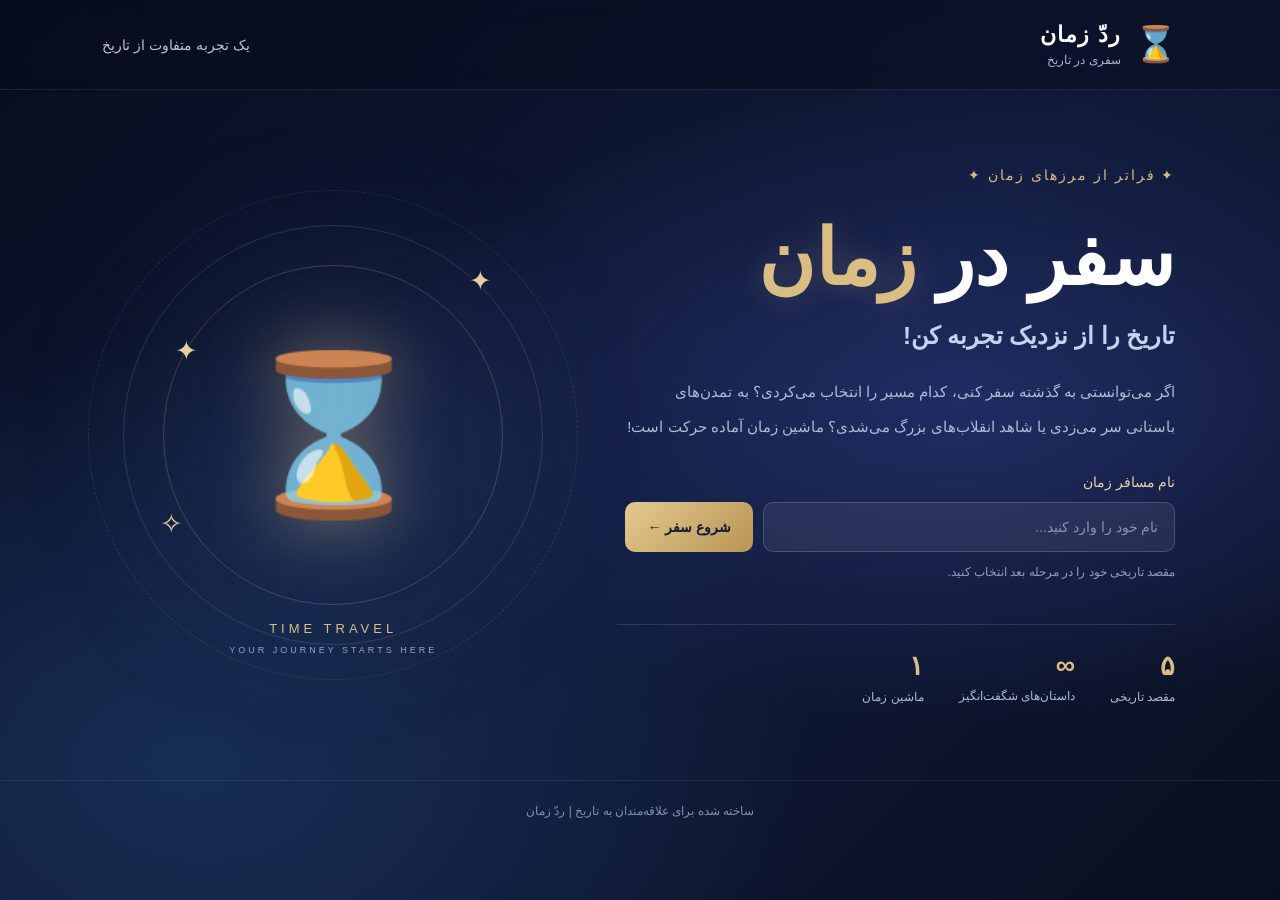
<file: index.html>
<!DOCTYPE html>
<html lang="fa" dir="rtl">
<head>
    <meta charset="UTF-8">
    <meta name="viewport" content="width=device-width, initial-scale=1.0">

    <title>ردّ زمان | سفر در تاریخ</title>

    <link rel="stylesheet" href="welcome.css">
    <script src="welcome.js" defer></script>
    
</head>

<body>

    <header class="welcome-header">
        <a href="welcome.html" class="brand">
            <span class="brand-icon">⌛</span>
            <span>
                <strong>ردّ زمان</strong>
                <small>سفری در تاریخ</small>
            </span>
        </a>

        <span class="header-text">یک تجربه متفاوت از تاریخ</span>
    </header>

    <main class="welcome-container">

        <section class="welcome-content">

            <span class="eyebrow">✦ فراتر از مرزهای زمان ✦</span>

            <h1>
                سفر در <span>زمان</span>
            </h1>

            <h2>
                تاریخ را از نزدیک تجربه کن!
            </h2>

            <p class="description">
                اگر می‌توانستی به گذشته سفر کنی، کدام مسیر را انتخاب می‌کردی؟
                به تمدن‌های باستانی سر می‌زدی یا شاهد انقلاب‌های بزرگ می‌شدی؟
                ماشین زمان آماده حرکت است!
            </p>

            <form id="welcomeForm" action="index/index.html.html" method="GET">

                <label for="visitorName">نام مسافر زمان</label>

                <div class="input-group">

                    <input
                        type="text"
                        id="visitorName"
                        name="visitorName"
                        placeholder="نام خود را وارد کنید..."
                        maxlength="30"
                        required
                    >

                    <button type="submit">
                        شروع سفر ←
                    </button>

                </div>

                <p id="message" aria-live="polite">
                    مقصد تاریخی خود را در مرحله بعد انتخاب کنید.
                </p>

            </form>

            <div class="features">
                <div>
                    <strong>۵</strong>
                    <span>مقصد تاریخی</span>
                </div>

                <div>
                    <strong>∞</strong>
                    <span>داستان‌های شگفت‌انگیز</span>
                </div>

                <div>
                    <strong>۱</strong>
                    <span>ماشین زمان</span>
                </div>
            </div>

        </section>

        <section class="time-visual">

            <div class="orbit orbit-one"></div>
            <div class="orbit orbit-two"></div>
            <div class="orbit orbit-three"></div>

            <div class="clock-glow"></div>

            <div class="hourglass">
                ⌛
            </div>

            <div class="time-label">
                <span>TIME TRAVEL</span>
                <small>YOUR JOURNEY STARTS HERE</small>
            </div>

            <div class="floating-star star-one">✦</div>
            <div class="floating-star star-two">✧</div>
            <div class="floating-star star-three">✦</div>

        </section>

    </main>

    <footer>
        ساخته شده برای علاقه‌مندان به تاریخ | ردّ زمان
    </footer>

</body>
</html>
</file>
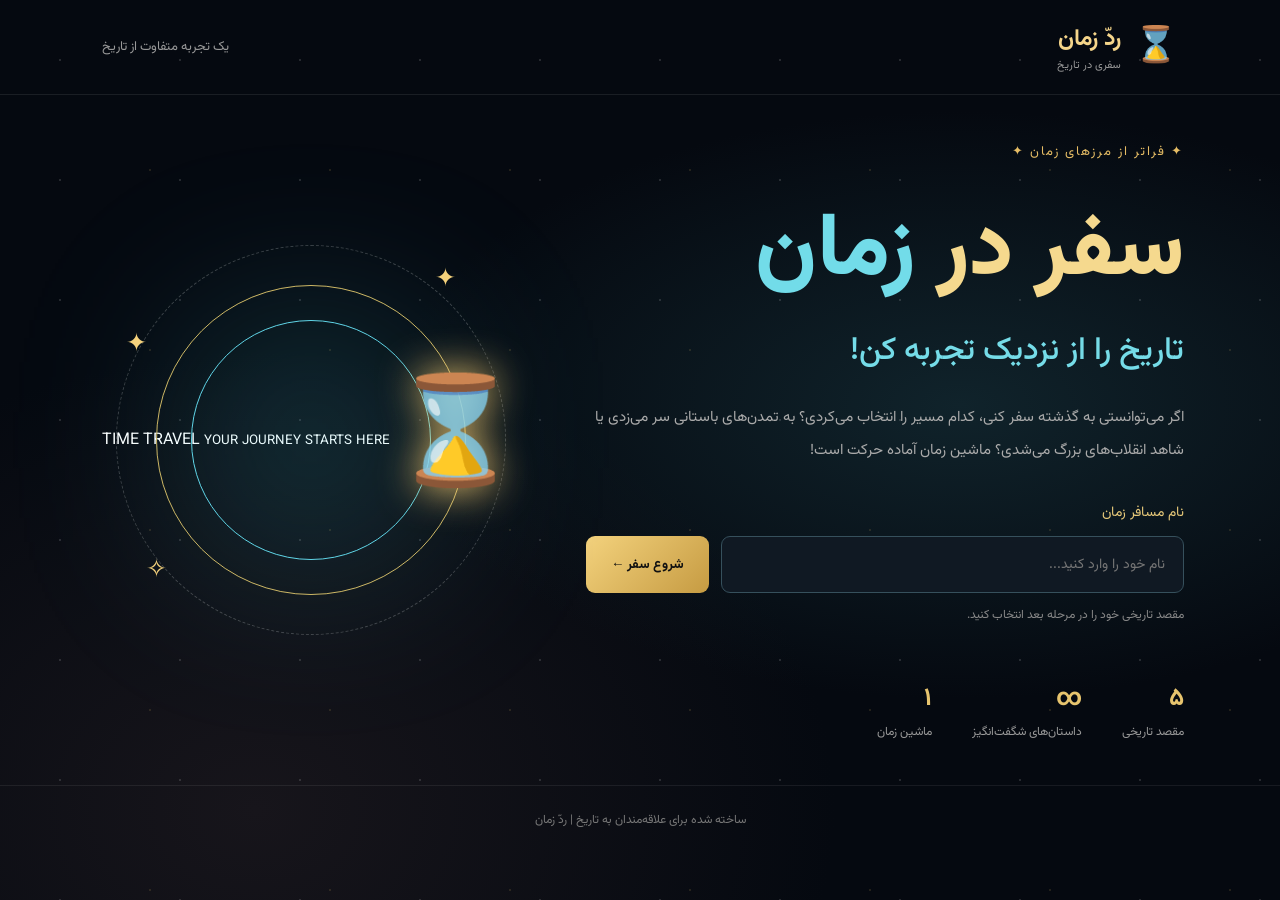
<file: aisha/aisha.html.html>
<!DOCTYPE html>
<html lang="fa" dir="rtl">
<head>
    <meta charset="UTF-8">
    <meta name="viewport" content="width=device-width, initial-scale=1.0">

    <title>ردّ زمان | سفر در تاریخ</title>

    <link rel="stylesheet" href="style.css">
    <script src="script.js" defer></script>
</head>

<body>

    <header class="welcome-header">
        <a href="aisha.html.html" class="brand">
            <span class="brand-icon">⌛</span>
            <span>
                <strong>ردّ زمان</strong>
                <small>سفری در تاریخ</small>
            </span>
        </a>

        <span class="header-text">یک تجربه متفاوت از تاریخ</span>
    </header>

    <main class="welcome-container">

        <section class="welcome-content">

            <span class="eyebrow">✦ فراتر از مرزهای زمان ✦</span>

            <h1>
                سفر در <span>زمان</span>
            </h1>

            <h2>
                تاریخ را از نزدیک تجربه کن!
            </h2>

            <p class="description">
                اگر می‌توانستی به گذشته سفر کنی، کدام مسیر را انتخاب می‌کردی؟
                به تمدن‌های باستانی سر می‌زدی یا شاهد انقلاب‌های بزرگ می‌شدی؟
                ماشین زمان آماده حرکت است!
            </p>

            <form id="welcomeForm" action="../index/index.html.html" method="GET">

                <label for="visitorName">نام مسافر زمان</label>

                <div class="input-group">

                    <input
                        type="text"
                        id="visitorName"
                        name="visitorName"
                        placeholder="نام خود را وارد کنید..."
                        maxlength="30"
                        required
                    >

                    <button type="submit">
                        شروع سفر ←
                    </button>

                </div>

                <p id="message" aria-live="polite">
                    مقصد تاریخی خود را در مرحله بعد انتخاب کنید.
                </p>

            </form>

            <div class="features">
                <div>
                    <strong>۵</strong>
                    <span>مقصد تاریخی</span>
                </div>

                <div>
                    <strong>∞</strong>
                    <span>داستان‌های شگفت‌انگیز</span>
                </div>

                <div>
                    <strong>۱</strong>
                    <span>ماشین زمان</span>
                </div>
            </div>

        </section>

        <section class="time-visual">

            <div class="orbit orbit-one"></div>
            <div class="orbit orbit-two"></div>
            <div class="orbit orbit-three"></div>

            <div class="clock-glow"></div>

            <div class="hourglass">
                ⌛
            </div>

            <div class="time-label">
                <span>TIME TRAVEL</span>
                <small>YOUR JOURNEY STARTS HERE</small>
            </div>

            <div class="floating-star star-one">✦</div>
            <div class="floating-star star-two">✧</div>
            <div class="floating-star star-three">✦</div>

        </section>

    </main>

    <footer>
        ساخته شده برای علاقه‌مندان به تاریخ | ردّ زمان
    </footer>

</body>
</html>
</file>
<file: welcome.css>
/* Welcome page — Time Travel */

* {
    margin: 0;
    padding: 0;
    box-sizing: border-box;
}

html {
    scroll-behavior: smooth;
}

body {
    min-height: 100vh;
    font-family: Tahoma, Arial, sans-serif;
    direction: rtl;
    color: #f4f5ff;
    background:
        radial-gradient(ellipse at 75% 45%, #202c63 0%, transparent 45%),
        radial-gradient(ellipse at 15% 85%, #172d54 0%, transparent 40%),
        linear-gradient(135deg, #080e20, #101a38 55%, #090f20);
    overflow-x: hidden;
}

/* Header */

.welcome-header {
    width: 100%;
    min-height: 90px;
    padding: 20px 8%;
    display: flex;
    align-items: center;
    justify-content: space-between;
    border-bottom: 1px solid rgba(255,255,255,.09);
    background: rgba(8, 14, 32, .55);
    backdrop-filter: blur(12px);
}

.brand {
    display: flex;
    align-items: center;
    gap: 13px;
    text-decoration: none;
    color: #fff;
}

.brand-icon {
    font-size: 35px;
    color: #d4b77b;
}

.brand strong {
    display: block;
    font-size: 22px;
    letter-spacing: 1px;
}

.brand small {
    display: block;
    margin-top: 5px;
    color: #aab6d2;
    font-size: 12px;
}

.header-text {
    color: #b9c5df;
    font-size: 14px;
}

/* Main layout */

.welcome-container {
    max-width: 1250px;
    min-height: 690px;
    margin: auto;
    padding: 65px 7%;
    display: grid;
    grid-template-columns: 1.1fr .9fr;
    align-items: center;
    gap: 55px;
}

.welcome-content {
    position: relative;
    z-index: 2;
}

.eyebrow {
    display: inline-block;
    margin-bottom: 22px;
    color: #d8bd82;
    font-size: 14px;
    letter-spacing: 2px;
}

.welcome-content h1 {
    font-size: clamp(48px, 6vw, 78px);
    font-weight: 800;
    line-height: 1.4;
    color: #fff;
}

.welcome-content h1 span {
    color: #d9bd82;
    text-shadow: 0 0 30px rgba(217,189,130,.25);
}

.welcome-content h2 {
    margin-top: 10px;
    font-size: 24px;
    color: #c5d1ed;
}

.description {
    max-width: 550px;
    margin: 25px 0 30px;
    color: #aebbd5;
    font-size: 15px;
    line-height: 2.3;
}

/* Welcome form */

#welcomeForm {
    max-width: 550px;
}

#welcomeForm label {
    display: block;
    margin-bottom: 12px;
    color: #e5d3a8;
    font-size: 14px;
}

.input-group {
    display: flex;
    gap: 10px;
    width: 100%;
}

.input-group input {
    flex: 1;
    min-width: 0;
    padding: 16px;
    border: 1px solid rgba(255,255,255,.16);
    border-radius: 10px;
    outline: none;
    background: rgba(255,255,255,.07);
    color: #fff;
    font-family: inherit;
    font-size: 14px;
    transition: .3s;
}

.input-group input::placeholder {
    color: #8996b3;
}

.input-group input:focus {
    border-color: #d9bd82;
    box-shadow: 0 0 15px rgba(217,189,130,.15);
}

.input-group button {
    padding: 15px 22px;
    border: none;
    border-radius: 10px;
    background: linear-gradient(135deg, #e3c98e, #b89555);
    color: #111a30;
    font-family: inherit;
    font-size: 14px;
    font-weight: bold;
    cursor: pointer;
    transition: .3s;
}

.input-group button:hover {
    transform: translateY(-3px);
    box-shadow: 0 8px 25px rgba(217,189,130,.25);
}

#message {
    margin-top: 13px;
    color: #8f9fbd;
    font-size: 12px;
}

/* Features */

.features {
    display: flex;
    flex-wrap: wrap;
    gap: 35px;
    margin-top: 45px;
    padding-top: 25px;
    border-top: 1px solid rgba(255,255,255,.12);
}

.features div {
    display: flex;
    flex-direction: column;
    gap: 8px;
}

.features strong {
    color: #d9bd82;
    font-size: 27px;
}

.features span {
    color: #aebbd5;
    font-size: 12px;
}

/* Time illustration */

.time-visual {
    position: relative;
    min-height: 450px;
    display: flex;
    align-items: center;
    justify-content: center;
}

.clock-glow {
    position: absolute;
    width: 260px;
    height: 260px;
    border-radius: 50%;
    background: #526cb5;
    filter: blur(100px);
    opacity: .3;
}

.orbit {
    position: absolute;
    width: 340px;
    height: 340px;
    border: 1px solid rgba(217,189,130,.25);
    border-radius: 50%;
}

.orbit-two {
    width: 420px;
    height: 420px;
    border-color: rgba(160,181,235,.18);
}

.orbit-three {
    width: 490px;
    height: 490px;
    border-style: dashed;
    border-color: rgba(255,255,255,.1);
}

.hourglass {
    position: relative;
    z-index: 1;
    font-size: 155px;
    filter: drop-shadow(0 0 35px rgba(217,189,130,.5));
    animation: float 4s ease-in-out infinite;
}

.time-label {
    position: absolute;
    bottom: 5px;
    display: flex;
    flex-direction: column;
    align-items: center;
    gap: 9px;
    color: #d9bd82;
    letter-spacing: 4px;
    font-size: 13px;
}

.time-label small {
    color: #94a4c5;
    font-size: 9px;
    letter-spacing: 3px;
}

.floating-star {
    position: absolute;
    color: #e4cf9f;
    font-size: 27px;
    animation: sparkle 3s ease-in-out infinite;
}

.star-one {
    top: 55px;
    right: 70px;
}

.star-two {
    bottom: 120px;
    left: 55px;
    animation-delay: 1s;
}

.star-three {
    top: 125px;
    left: 70px;
    animation-delay: 2s;
}

/* Footer */

footer {
    padding: 23px 15px;
    text-align: center;
    color: #8291af;
    font-size: 12px;
    border-top: 1px solid rgba(255,255,255,.08);
}

/* Animations */

@keyframes float {
    0%, 100% {
        transform: translateY(0);
    }
    50% {
        transform: translateY(-18px);
    }
}

@keyframes sparkle {
    0%, 100% {
        opacity: .4;
        transform: scale(.8);
    }
    50% {
        opacity: 1;
        transform: scale(1.2);
    }
}

/* Responsive */

@media (max-width: 850px) {
    .welcome-container {
        grid-template-columns: 1fr;
        padding: 55px 7%;
        gap: 20px;
    }

    .welcome-content {
        text-align: center;
    }

    .description,
    #welcomeForm {
        margin-left: auto;
        margin-right: auto;
    }

    .features {
        justify-content: center;
    }

    .time-visual {
        min-height: 390px;
        transform: scale(.85);
    }
}

@media (max-width: 500px) {
    .welcome-header {
        padding: 17px 5%;
    }

    .header-text {
        font-size: 11px;
    }

    .welcome-content h1 {
        font-size: 48px;
    }

    .welcome-content h2 {
        font-size: 19px;
    }

    .input-group {
        flex-direction: column;
    }

    .input-group button {
        width: 100%;
    }

    .features {
        gap: 22px;
    }

    .time-visual {
        min-height: 320px;
        transform: scale(.7);
    }

    .orbit-three {
        width: 430px;
        height: 430px;
    }
}
</file>
<file: aisha/style.css>
@import url('https://fonts.googleapis.com/css2?family=Vazirmatn:wght@400;500;600;700;800&display=swap');

* {
    margin: 0;
    padding: 0;
    box-sizing: border-box;
}

body {
    font-family: 'Vazirmatn', Tahoma, sans-serif;
    background:
        radial-gradient(ellipse at 75% 45%, #10232b 0%, transparent 42%),
        radial-gradient(ellipse at 20% 90%, #17151b 0%, transparent 40%),
        #050910;

    color: #fff;
    min-height: 100vh;
    overflow-x: hidden;
    position: relative;
}

/* پس زمینه ستاره ای */

body::before {
    content: "";
    position: fixed;
    inset: 0;

    background-image:
        radial-gradient(#ffffff70 1px, transparent 1px),
        radial-gradient(#eac66a70 1px, transparent 1px);

    background-size: 120px 120px, 180px 180px;
    background-position: 0 0, 60px 80px;

    opacity: .3;
    pointer-events: none;
}

/* هدر */

.welcome-header {
    height: 95px;
    padding: 0 8%;
    display: flex;
    justify-content: space-between;
    align-items: center;
    border-bottom: 1px solid #ffffff16;
    position: relative;
    z-index: 2;
}

.brand {
    display: flex;
    align-items: center;
    gap: 13px;
    text-decoration: none;
    color: #f5d58a;
}

.brand-icon {
    font-size: 35px;
}

.brand strong {
    display: block;
    font-size: 23px;
}

.brand small {
    display: block;
    color: #999;
    font-size: 11px;
}

.header-text {
    color: #999;
    font-size: 13px;
}

/* محتوای اصلی */

.welcome-container {
    width: 85%;
    max-width: 1250px;
    min-height: 690px;
    margin: auto;

    display: flex;
    align-items: center;
    justify-content: space-between;
    gap: 60px;

    position: relative;
    z-index: 1;
}

.welcome-content {
    flex: 1;
    max-width: 620px;
}

.eyebrow {
    color: #e6bd65;
    font-size: 13px;
    letter-spacing: 2px;
}

.welcome-content h1 {
    font-size: clamp(50px, 7vw, 88px);
    font-weight: 800;
    margin: 20px 0 5px;
    color: #f5d98e;
}

.welcome-content h1 span {
    color: #72dce9;
}

.welcome-content h2 {
    color: #75dce8;
    font-size: clamp(22px, 3vw, 32px);
    font-weight: 500;
    margin-bottom: 25px;
}

.description {
    color: #aaa;
    font-size: 15px;
    line-height: 2.2;
    margin-bottom: 35px;
}

/* فرم */

#welcomeForm label {
    display: block;
    margin-bottom: 12px;
    color: #e6c879;
    font-size: 14px;
}

.input-group {
    display: flex;
    gap: 12px;
}

.input-group input {
    flex: 1;
    min-width: 0;
    height: 57px;

    background: #101923;
    border: 1px solid #36505c;
    border-radius: 9px;

    color: white;
    padding: 0 18px;
    font-family: inherit;
    font-size: 14px;

    outline: none;
    transition: .3s;
}

.input-group input:focus {
    border-color: #71dce8;
    box-shadow: 0 0 15px #71dce830;
}

.input-group button {
    height: 57px;
    padding: 0 25px;

    background: linear-gradient(135deg, #f3d27d, #c69b42);
    border: none;
    border-radius: 9px;

    color: #111;
    font-family: inherit;
    font-weight: 700;
    cursor: pointer;

    transition: .3s;
}

.input-group button:hover {
    transform: translateY(-4px);
    box-shadow: 0 8px 25px #d8ad5140;
}

.input-group button span {
    margin-right: 8px;
}

#message {
    color: #888;
    font-size: 12px;
    margin-top: 13px;
}

/* آمار */

.features {
    display: flex;
    gap: 40px;
    margin-top: 55px;
}

.features div {
    display: flex;
    flex-direction: column;
    gap: 5px;
}

.features strong {
    color: #e7c46e;
    font-size: 25px;
}

.features span {
    color: #999;
    font-size: 12px;
}

/* ساعت متحرک */

.time-visual {
    width: 430px;
    height: 430px;
    flex-shrink: 0;

    display: flex;
    align-items: center;
    justify-content: center;

    position: relative;
}

.clock-glow {
    position: absolute;
    width: 210px;
    height: 210px;
    background: #4ed8e8;
    filter: blur(100px);
    opacity: .25;
}

.hourglass {
    font-size: 105px;
    z-index: 2;

    filter: drop-shadow(0 0 20px #f4ca70);

    animation: hourglassMove 4s ease-in-out infinite;
}

/* حلقه ها */

.orbit {
    position: absolute;
    border: 1px solid #62d5e7;
    border-radius: 50%;
}

.orbit-one {
    width: 240px;
    height: 240px;
    animation: rotate 12s linear infinite;
}

.orbit-two {
    width: 310px;
    height: 310px;
    border-color: #d5b65e;
    animation: rotateReverse 17s linear infinite;
}

.orbit-three {
    width: 390px;
    height: 390px;
    border-style: dashed;
    border-color: #ffffff35;
    animation: rotate 30s linear infinite;
}

/* ستاره های شناور */

.floating-star {
    position: absolute;
    color: #f5d27c;
    font-size: 25px;
    animation: float 3s ease-in-out infinite;
}

.star-one {
    top: 35px;
    right: 70px;
}

.star-two {
    bottom: 65px;
    left: 50px;
    animation-delay: 1s;
}

.star-three {
    top: 100px;
    left: 30px;
    animation-delay: 2s;
}

/* انیمیشن ها */

@keyframes rotate {
    from {
        transform: rotate(0deg);
    }

    to {
        transform: rotate(360deg);
    }
}

@keyframes rotateReverse {
    from {
        transform: rotate(360deg);
    }

    to {
        transform: rotate(0deg);
    }
}

@keyframes hourglassMove {
    0%, 100% {
        transform: translateY(0) rotate(-8deg);
    }

    50% {
        transform: translateY(-18px) rotate(8deg);
    }
}

@keyframes float {
    0%, 100% {
        transform: translateY(0);
        opacity: .5;
    }

    50% {
        transform: translateY(-18px);
        opacity: 1;
    }
}

/* پایین صفحه */

footer {
    text-align: center;
    padding: 25px;
    color: #777;
    font-size: 12px;
    border-top: 1px solid #ffffff12;
}

/* موبایل و تبلت */

@media (max-width: 900px) {

    .welcome-container {
        flex-direction: column-reverse;
        justify-content: center;
        text-align: center;
        padding: 60px 0;
        gap: 30px;
    }

    .time-visual {
        width: 300px;
        height: 300px;
    }

    .orbit-one {
        width: 170px;
        height: 170px;
    }

    .orbit-two {
        width: 230px;
        height: 230px;
    }

    .orbit-three {
        width: 280px;
        height: 280px;
    }

    .hourglass {
        font-size: 75px;
    }

    .features {
        justify-content: center;
        gap: 25px;
    }

}

@media (max-width: 550px) {

    .welcome-header {
        padding: 0 5%;
        height: 75px;
    }

    .header-text {
        display: none;
    }

    .welcome-container {
        width: 90%;
    }

    .welcome-content h1 {
        font-size: 48px;
    }

    .welcome-content h2 {
        font-size: 21px;
    }

    .description {
        font-size: 13px;
    }

    .input-group {
        flex-direction: column;
    }

    .input-group button {
        width: 100%;
    }

    .features {
        gap: 20px;
    }

    .features strong {
        font-size: 21px;
    }

    .features span {
        font-size: 10px;
    }

}
</file>
